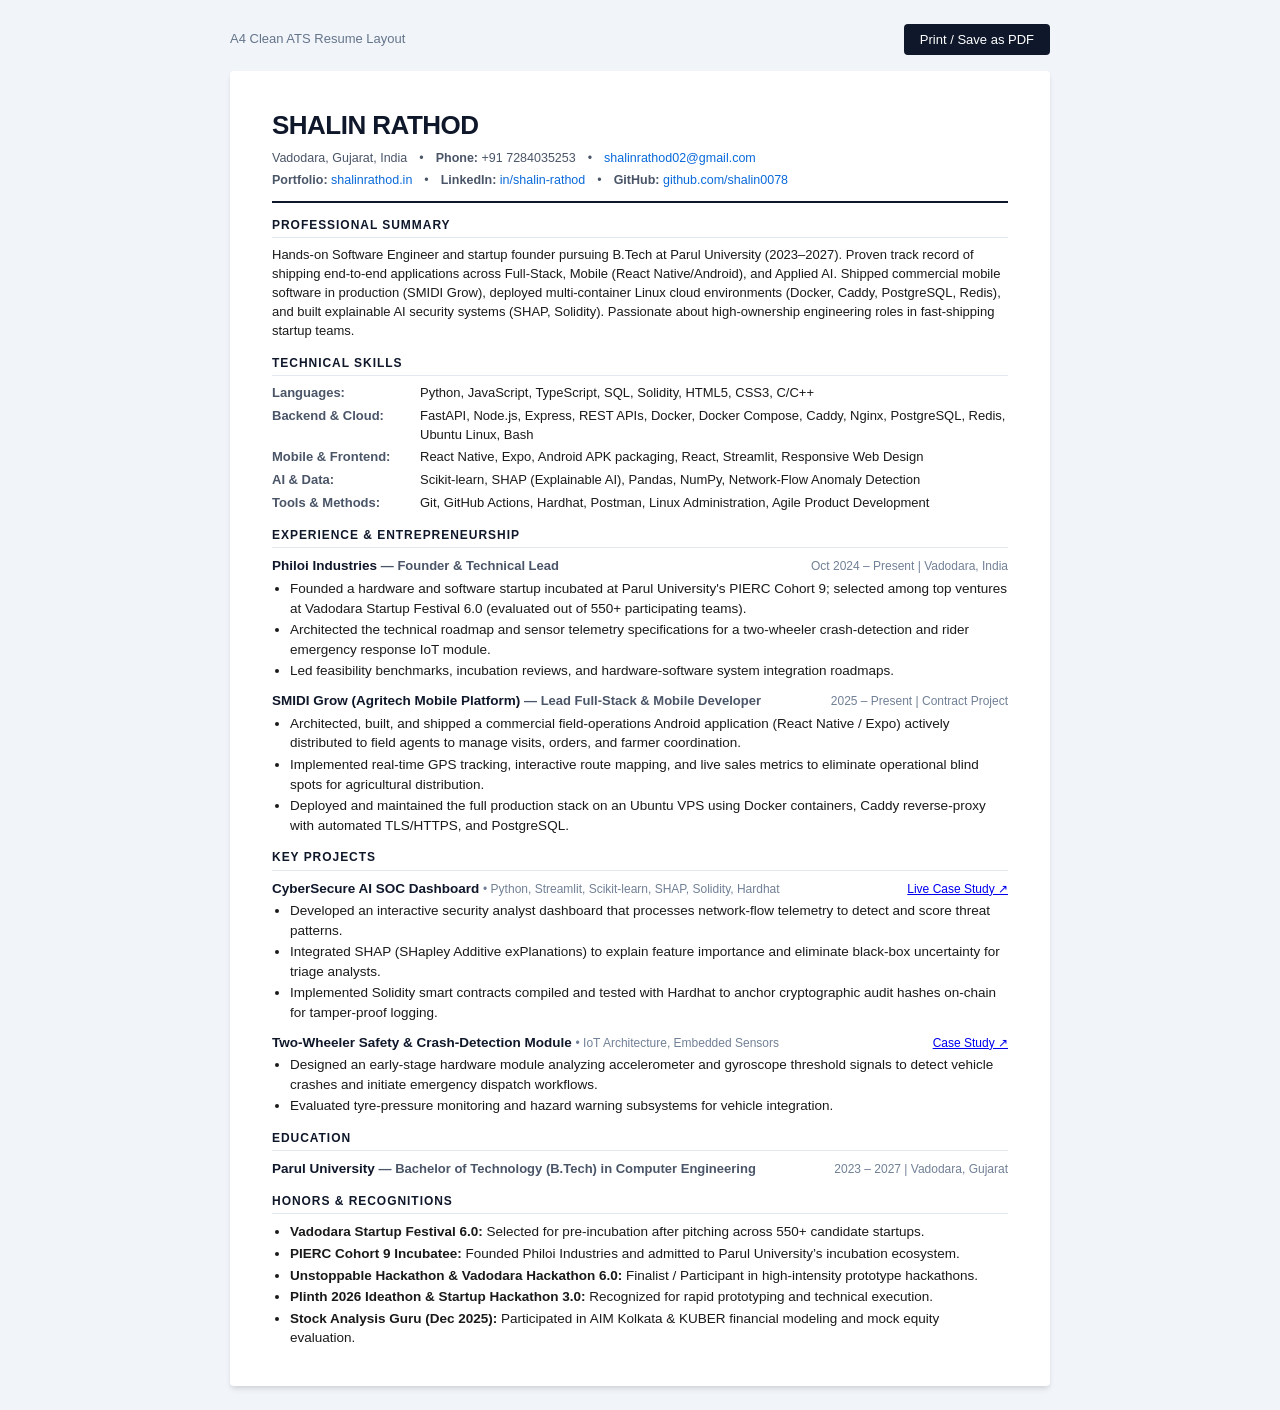
<file: resume.html>
<!doctype html>
<html lang="en">
<head>
  <meta charset="utf-8" />
  <meta name="viewport" content="width=device-width, initial-scale=1" />
  <title>Shalin Rathod — Resume</title>
  <style>
    :root {
      --text: #1a1a1a;
      --muted: #4a5568;
      --light-muted: #718096;
      --accent: #0f172a;
      --border: #e2e8f0;
      --bg: #ffffff;
      --link: #0969da;
    }

    * {
      box-sizing: border-box;
      margin: 0;
      padding: 0;
    }

    body {
      font-family: -apple-system, BlinkMacSystemFont, "Segoe UI", Roboto, "Helvetica Neue", Arial, sans-serif;
      color: var(--text);
      background-color: #f1f5f9;
      line-height: 1.45;
      font-size: 13.5px;
      padding: 24px;
    }

    .page {
      max-width: 820px;
      margin: 0 auto;
      background: var(--bg);
      padding: 36px 42px;
      box-shadow: 0 4px 6px -1px rgba(0, 0, 0, 0.1), 0 2px 4px -1px rgba(0, 0, 0, 0.06);
      border-radius: 4px;
    }

    .action-bar {
      max-width: 820px;
      margin: 0 auto 16px auto;
      display: flex;
      justify-content: space-between;
      align-items: center;
    }

    .btn {
      display: inline-flex;
      align-items: center;
      gap: 6px;
      padding: 8px 16px;
      background: #0f172a;
      color: #fff;
      font-weight: 500;
      font-size: 13px;
      border: none;
      border-radius: 4px;
      cursor: pointer;
      text-decoration: none;
    }

    .btn:hover {
      background: #1e293b;
    }

    header {
      border-bottom: 2px solid var(--accent);
      padding-bottom: 12px;
      margin-bottom: 14px;
    }

    h1 {
      font-size: 26px;
      font-weight: 700;
      letter-spacing: -0.02em;
      color: var(--accent);
      margin-bottom: 4px;
      text-transform: uppercase;
    }

    .contact-line {
      display: flex;
      flex-wrap: wrap;
      gap: 12px;
      font-size: 12.5px;
      color: var(--muted);
      align-items: center;
    }

    .contact-line a {
      color: var(--link);
      text-decoration: none;
    }

    .contact-line a:hover {
      text-decoration: underline;
    }

    .section {
      margin-bottom: 14px;
    }

    .section-title {
      font-size: 12px;
      font-weight: 700;
      text-transform: uppercase;
      letter-spacing: 0.08em;
      color: var(--accent);
      border-bottom: 1px solid var(--border);
      padding-bottom: 3px;
      margin-bottom: 8px;
    }

    .item {
      margin-bottom: 10px;
    }

    .item:last-child {
      margin-bottom: 0;
    }

    .item-header {
      display: flex;
      justify-content: space-between;
      align-items: baseline;
      margin-bottom: 2px;
    }

    .item-title {
      font-weight: 700;
      font-size: 13.5px;
      color: var(--accent);
    }

    .item-subtitle {
      font-weight: 600;
      font-size: 13px;
      color: var(--muted);
    }

    .item-meta {
      font-size: 12px;
      color: var(--light-muted);
      white-space: nowrap;
    }

    .item-desc {
      font-size: 13px;
      color: var(--text);
      margin-top: 3px;
    }

    ul.bullets {
      margin-left: 18px;
      margin-top: 3px;
    }

    ul.bullets li {
      margin-bottom: 2px;
    }

    .skills-grid {
      display: grid;
      grid-template-columns: 140px 1fr;
      row-gap: 4px;
      column-gap: 8px;
      font-size: 13px;
    }

    .skills-cat {
      font-weight: 600;
      color: var(--muted);
    }

    .skills-val {
      color: var(--text);
    }

    @media print {
      body {
        background: transparent;
        padding: 0;
      }
      .page {
        box-shadow: none;
        padding: 0;
        max-width: 100%;
        border-radius: 0;
      }
      .no-print {
        display: none !important;
      }
      a {
        text-decoration: none;
        color: inherit;
      }
      @page {
        size: A4;
        margin: 12mm 15mm;
      }
    }
  </style>
</head>
<body>

  <div class="action-bar no-print">
    <span style="font-size: 13px; color: #64748b;">A4 Clean ATS Resume Layout</span>
    <button class="btn" onclick="window.print()">
      Print / Save as PDF
    </button>
  </div>

  <div class="page">
    <header>
      <h1>Shalin Rathod</h1>
      <div class="contact-line">
        <span>Vadodara, Gujarat, India</span>
        <span>•</span>
        <span><strong>Phone:</strong> +91 7284035253</span>
        <span>•</span>
        <span><a href="mailto:shalinrathod02@gmail.com">shalinrathod02@gmail.com</a></span>
      </div>
      <div class="contact-line" style="margin-top: 4px;">
        <span><strong>Portfolio:</strong> <a href="https://www.shalinrathod.in/" target="_blank">shalinrathod.in</a></span>
        <span>•</span>
        <span><strong>LinkedIn:</strong> <a href="https://www.linkedin.com/in/shalin-rathod-301400305/" target="_blank">in/shalin-rathod</a></span>
        <span>•</span>
        <span><strong>GitHub:</strong> <a href="https://github.com/shalin0078" target="_blank">github.com/shalin0078</a></span>
      </div>
    </header>

    <section class="section">
      <div class="section-title">Professional Summary</div>
      <p class="item-desc">
        Hands-on Software Engineer and startup founder pursuing B.Tech at Parul University (2023–2027). Proven track record of shipping end-to-end applications across Full-Stack, Mobile (React Native/Android), and Applied AI. Shipped commercial mobile software in production (SMIDI Grow), deployed multi-container Linux cloud environments (Docker, Caddy, PostgreSQL, Redis), and built explainable AI security systems (SHAP, Solidity). Passionate about high-ownership engineering roles in fast-shipping startup teams.
      </p>
    </section>

    <section class="section">
      <div class="section-title">Technical Skills</div>
      <div class="skills-grid">
        <div class="skills-cat">Languages:</div>
        <div class="skills-val">Python, JavaScript, TypeScript, SQL, Solidity, HTML5, CSS3, C/C++</div>

        <div class="skills-cat">Backend &amp; Cloud:</div>
        <div class="skills-val">FastAPI, Node.js, Express, REST APIs, Docker, Docker Compose, Caddy, Nginx, PostgreSQL, Redis, Ubuntu Linux, Bash</div>

        <div class="skills-cat">Mobile &amp; Frontend:</div>
        <div class="skills-val">React Native, Expo, Android APK packaging, React, Streamlit, Responsive Web Design</div>

        <div class="skills-cat">AI &amp; Data:</div>
        <div class="skills-val">Scikit-learn, SHAP (Explainable AI), Pandas, NumPy, Network-Flow Anomaly Detection</div>

        <div class="skills-cat">Tools &amp; Methods:</div>
        <div class="skills-val">Git, GitHub Actions, Hardhat, Postman, Linux Administration, Agile Product Development</div>
      </div>
    </section>

    <section class="section">
      <div class="section-title">Experience &amp; Entrepreneurship</div>

      <div class="item">
        <div class="item-header">
          <div><span class="item-title">Philoi Industries</span> <span class="item-subtitle">— Founder &amp; Technical Lead</span></div>
          <div class="item-meta">Oct 2024 – Present | Vadodara, India</div>
        </div>
        <ul class="bullets">
          <li>Founded a hardware and software startup incubated at Parul University's PIERC Cohort 9; selected among top ventures at Vadodara Startup Festival 6.0 (evaluated out of 550+ participating teams).</li>
          <li>Architected the technical roadmap and sensor telemetry specifications for a two-wheeler crash-detection and rider emergency response IoT module.</li>
          <li>Led feasibility benchmarks, incubation reviews, and hardware-software system integration roadmaps.</li>
        </ul>
      </div>

      <div class="item">
        <div class="item-header">
          <div><span class="item-title">SMIDI Grow (Agritech Mobile Platform)</span> <span class="item-subtitle">— Lead Full-Stack &amp; Mobile Developer</span></div>
          <div class="item-meta">2025 – Present | Contract Project</div>
        </div>
        <ul class="bullets">
          <li>Architected, built, and shipped a commercial field-operations Android application (React Native / Expo) actively distributed to field agents to manage visits, orders, and farmer coordination.</li>
          <li>Implemented real-time GPS tracking, interactive route mapping, and live sales metrics to eliminate operational blind spots for agricultural distribution.</li>
          <li>Deployed and maintained the full production stack on an Ubuntu VPS using Docker containers, Caddy reverse-proxy with automated TLS/HTTPS, and PostgreSQL.</li>
        </ul>
      </div>
    </section>

    <section class="section">
      <div class="section-title">Key Projects</div>

      <div class="item">
        <div class="item-header">
          <div><span class="item-title">CyberSecure AI SOC Dashboard</span> <span class="item-meta">• Python, Streamlit, Scikit-learn, SHAP, Solidity, Hardhat</span></div>
          <div class="item-meta"><a href="https://www.shalinrathod.in/#work" target="_blank">Live Case Study ↗</a></div>
        </div>
        <ul class="bullets">
          <li>Developed an interactive security analyst dashboard that processes network-flow telemetry to detect and score threat patterns.</li>
          <li>Integrated SHAP (SHapley Additive exPlanations) to explain feature importance and eliminate black-box uncertainty for triage analysts.</li>
          <li>Implemented Solidity smart contracts compiled and tested with Hardhat to anchor cryptographic audit hashes on-chain for tamper-proof logging.</li>
        </ul>
      </div>

      <div class="item">
        <div class="item-header">
          <div><span class="item-title">Two-Wheeler Safety &amp; Crash-Detection Module</span> <span class="item-meta">• IoT Architecture, Embedded Sensors</span></div>
          <div class="item-meta"><a href="https://www.shalinrathod.in/#work" target="_blank">Case Study ↗</a></div>
        </div>
        <ul class="bullets">
          <li>Designed an early-stage hardware module analyzing accelerometer and gyroscope threshold signals to detect vehicle crashes and initiate emergency dispatch workflows.</li>
          <li>Evaluated tyre-pressure monitoring and hazard warning subsystems for vehicle integration.</li>
        </ul>
      </div>
    </section>

    <section class="section">
      <div class="section-title">Education</div>
      <div class="item-header">
        <div><span class="item-title">Parul University</span> <span class="item-subtitle">— Bachelor of Technology (B.Tech) in Computer Engineering</span></div>
        <div class="item-meta">2023 – 2027 | Vadodara, Gujarat</div>
      </div>
    </section>

    <section class="section" style="margin-bottom: 0;">
      <div class="section-title">Honors &amp; Recognitions</div>
      <ul class="bullets">
        <li><strong>Vadodara Startup Festival 6.0:</strong> Selected for pre-incubation after pitching across 550+ candidate startups.</li>
        <li><strong>PIERC Cohort 9 Incubatee:</strong> Founded Philoi Industries and admitted to Parul University’s incubation ecosystem.</li>
        <li><strong>Unstoppable Hackathon &amp; Vadodara Hackathon 6.0:</strong> Finalist / Participant in high-intensity prototype hackathons.</li>
        <li><strong>Plinth 2026 Ideathon &amp; Startup Hackathon 3.0:</strong> Recognized for rapid prototyping and technical execution.</li>
        <li><strong>Stock Analysis Guru (Dec 2025):</strong> Participated in AIM Kolkata &amp; KUBER financial modeling and mock equity evaluation.</li>
      </ul>
    </section>
  </div>

</body>
</html>
</file>
